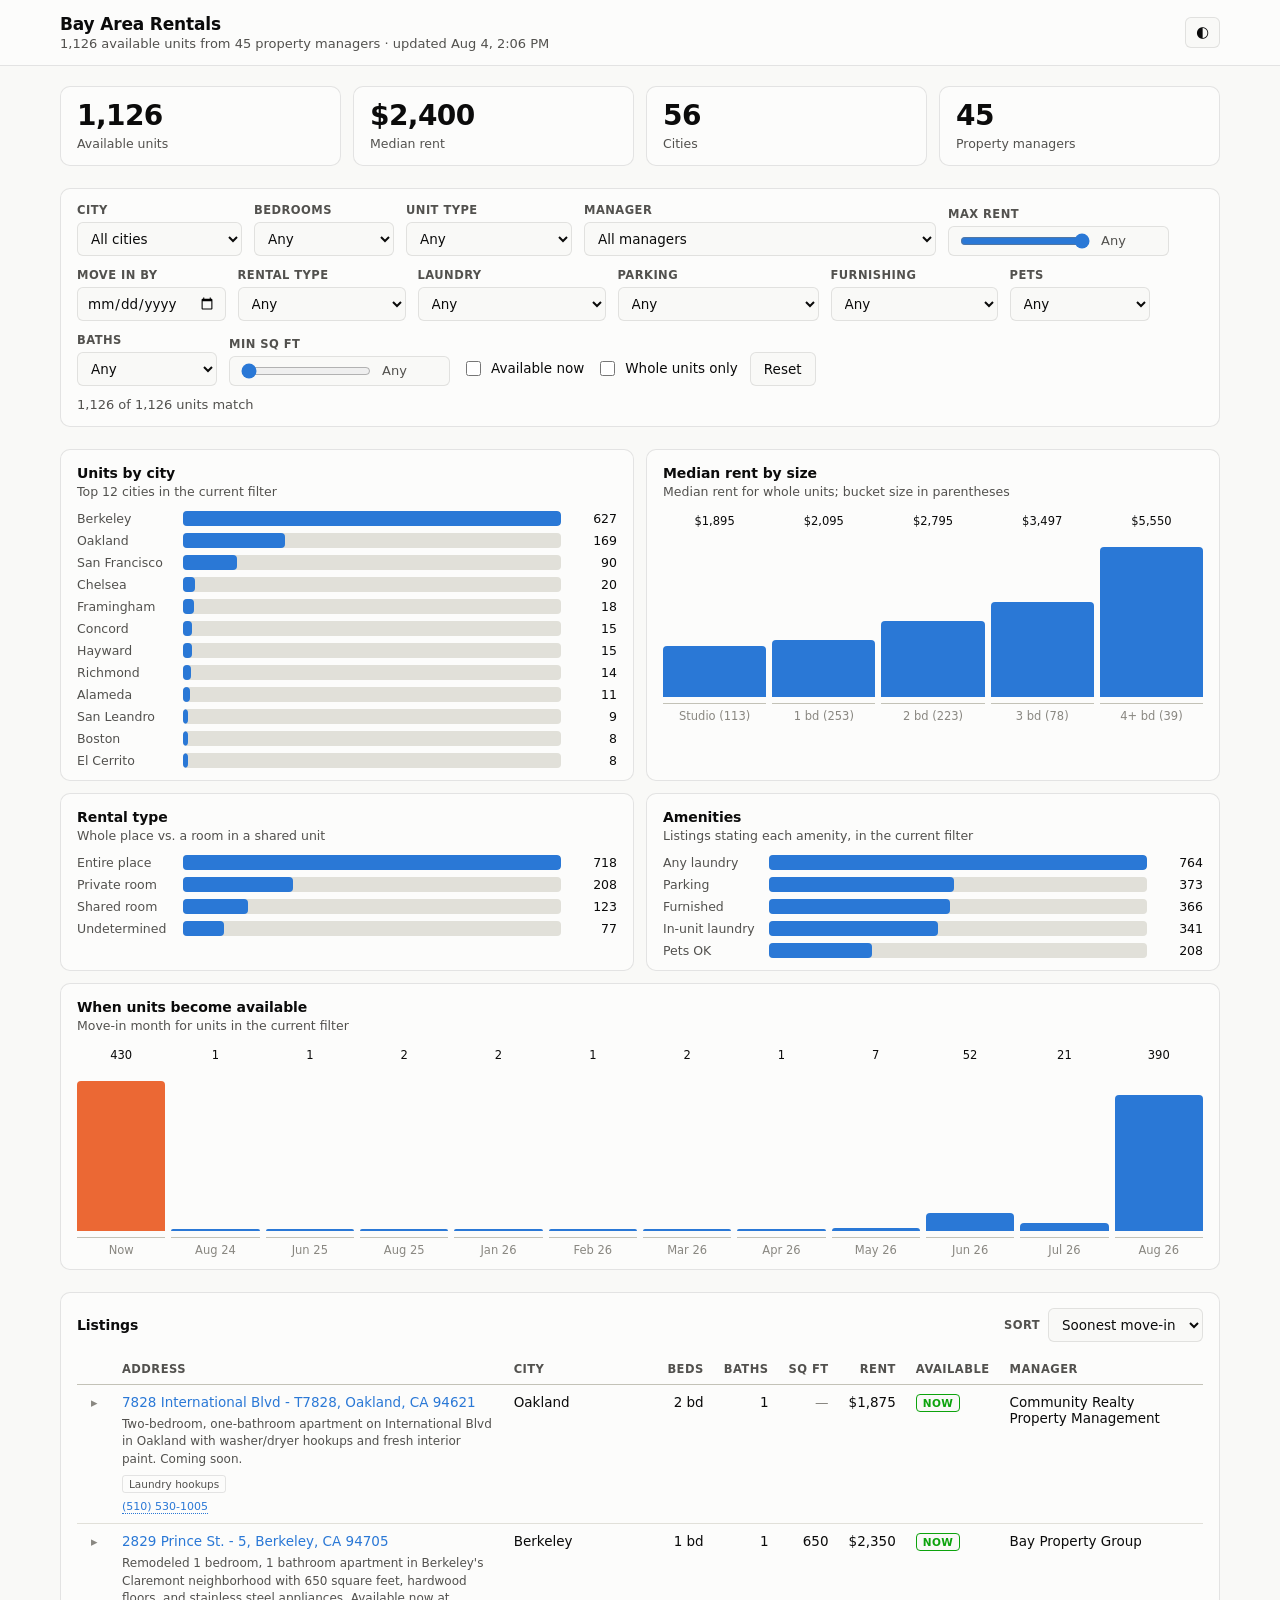
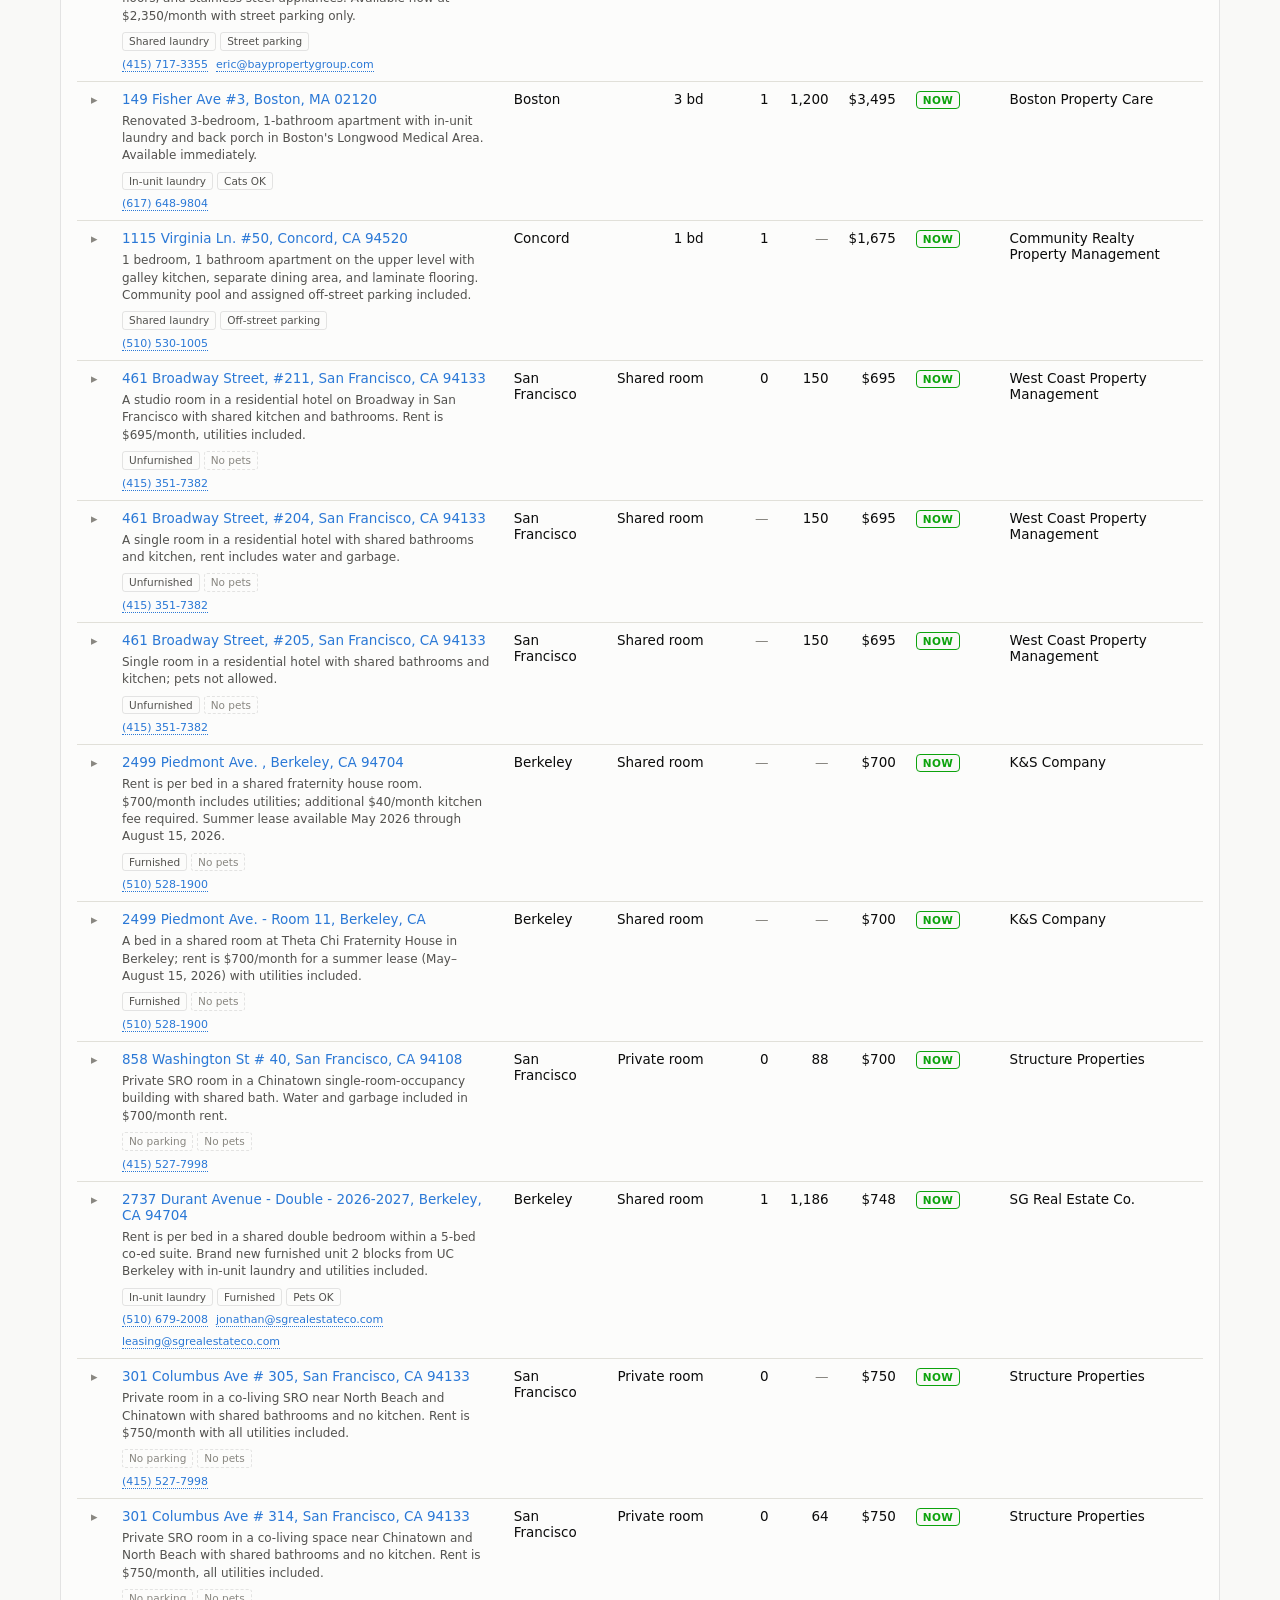
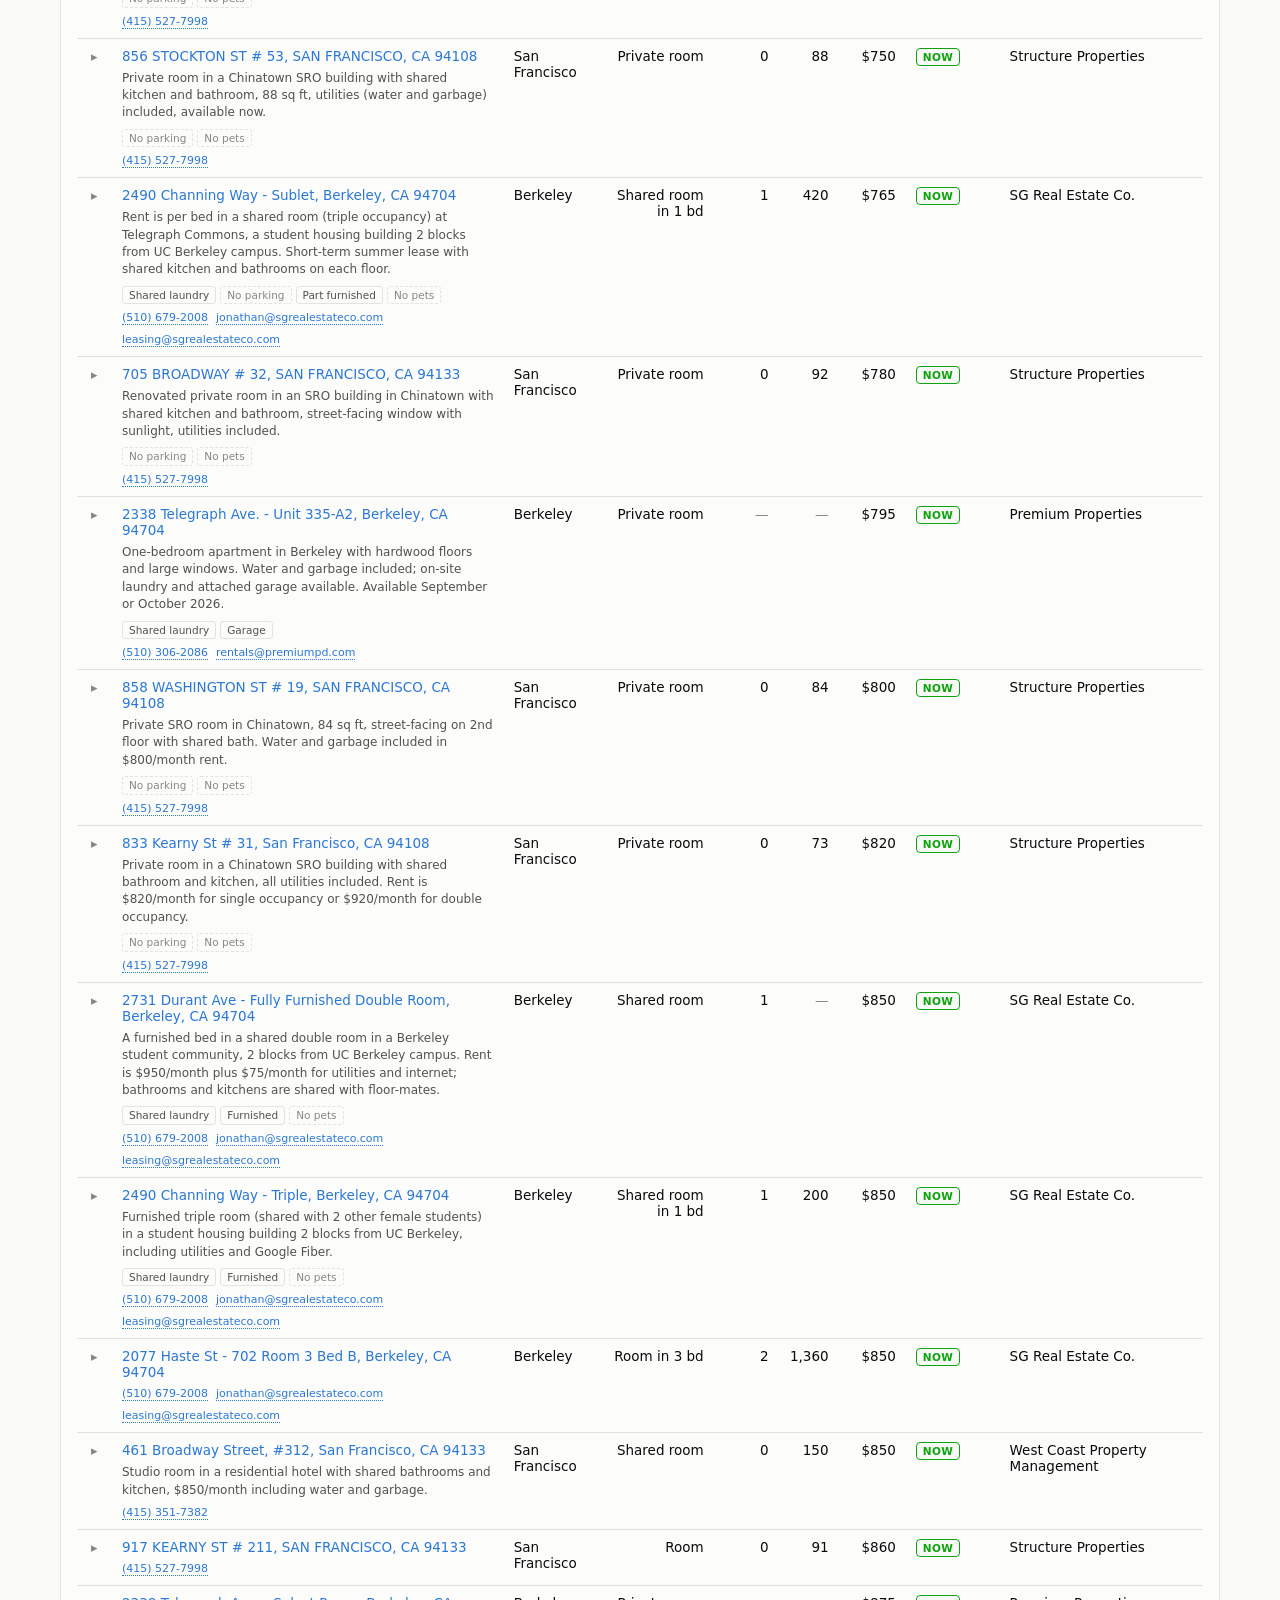
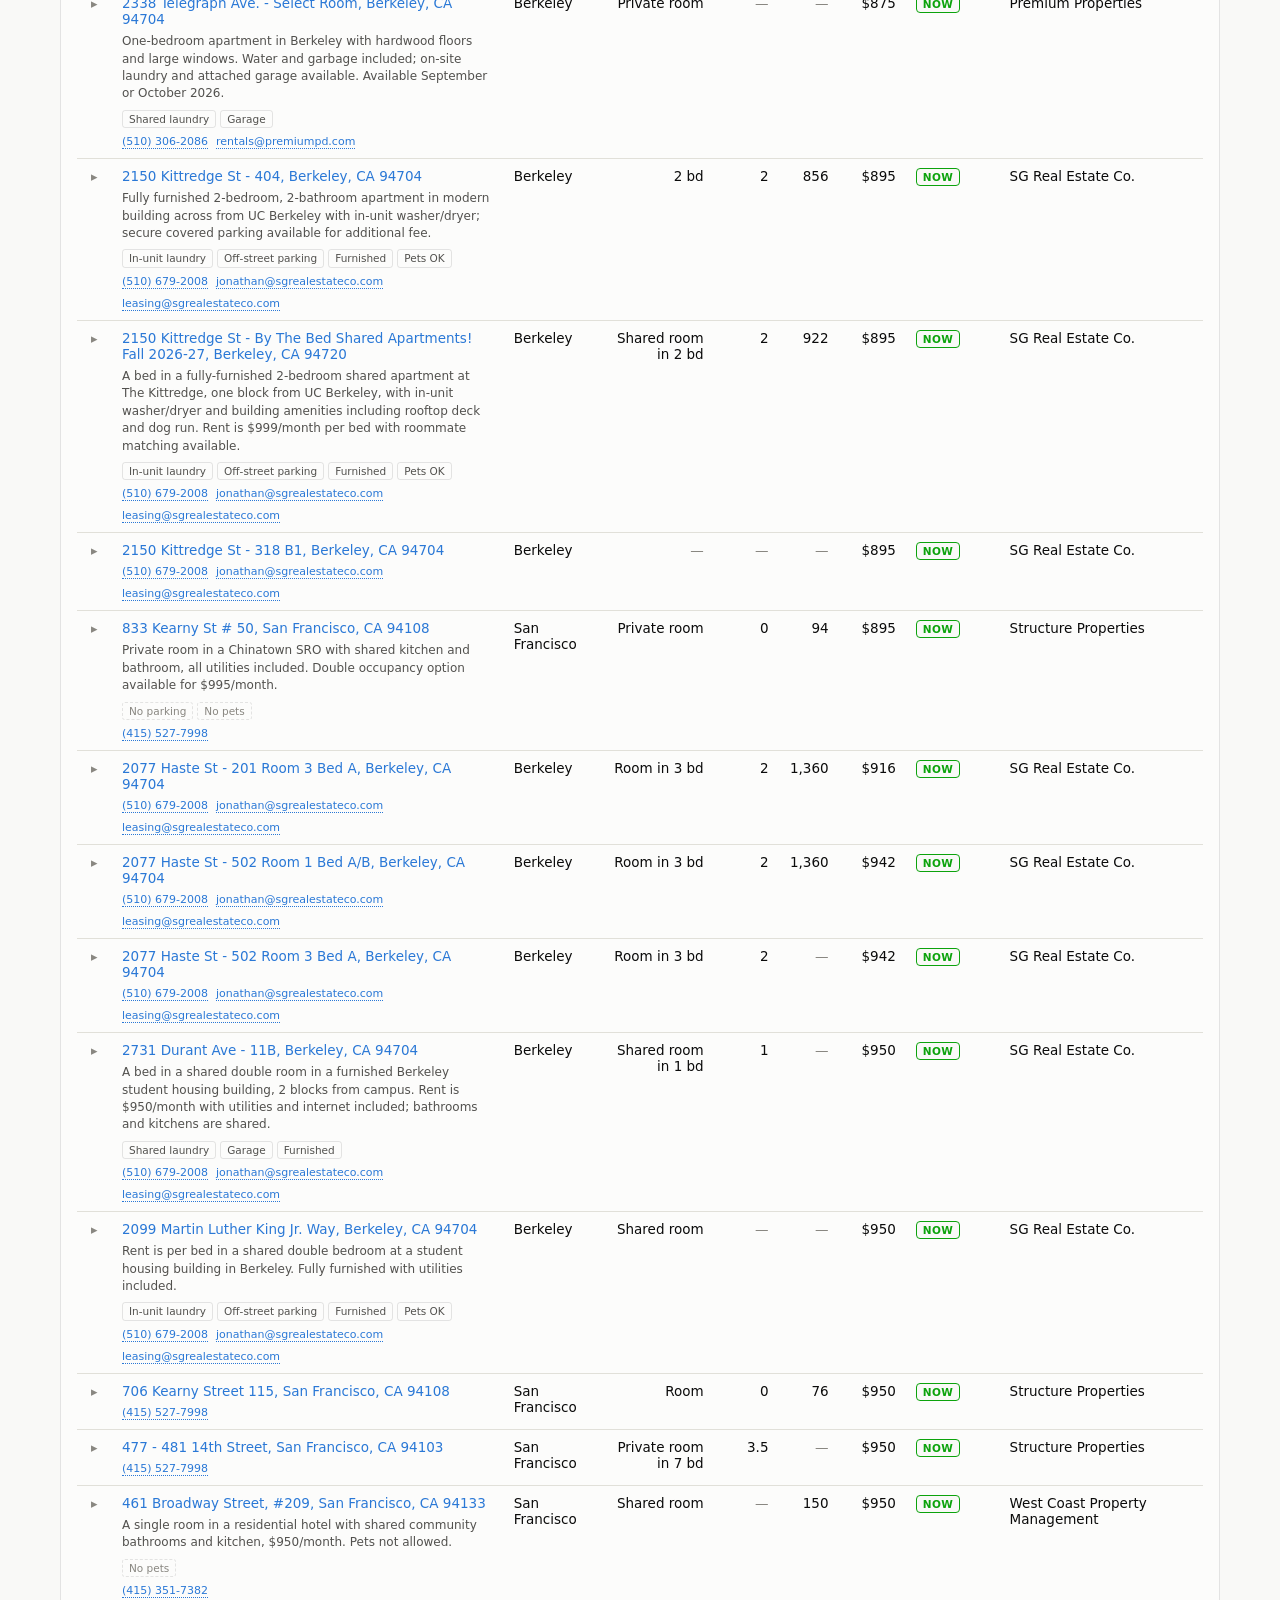
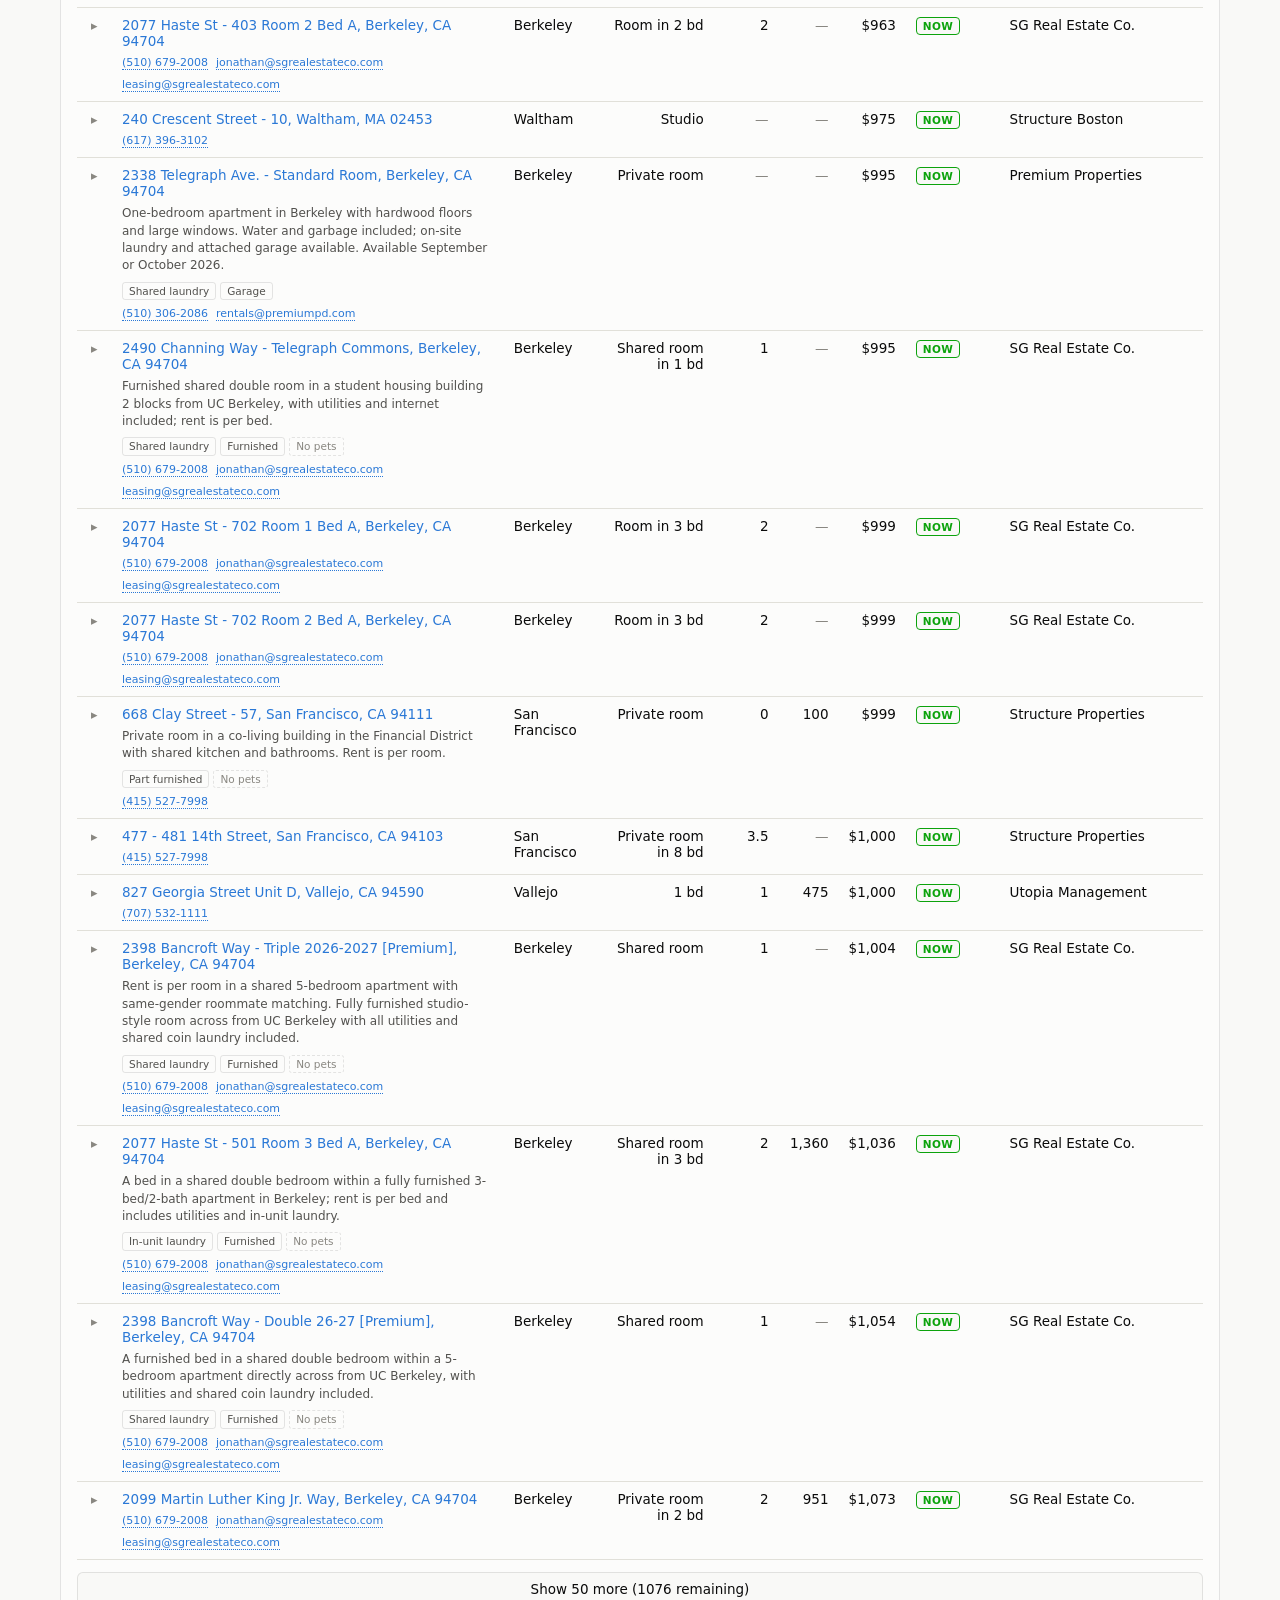
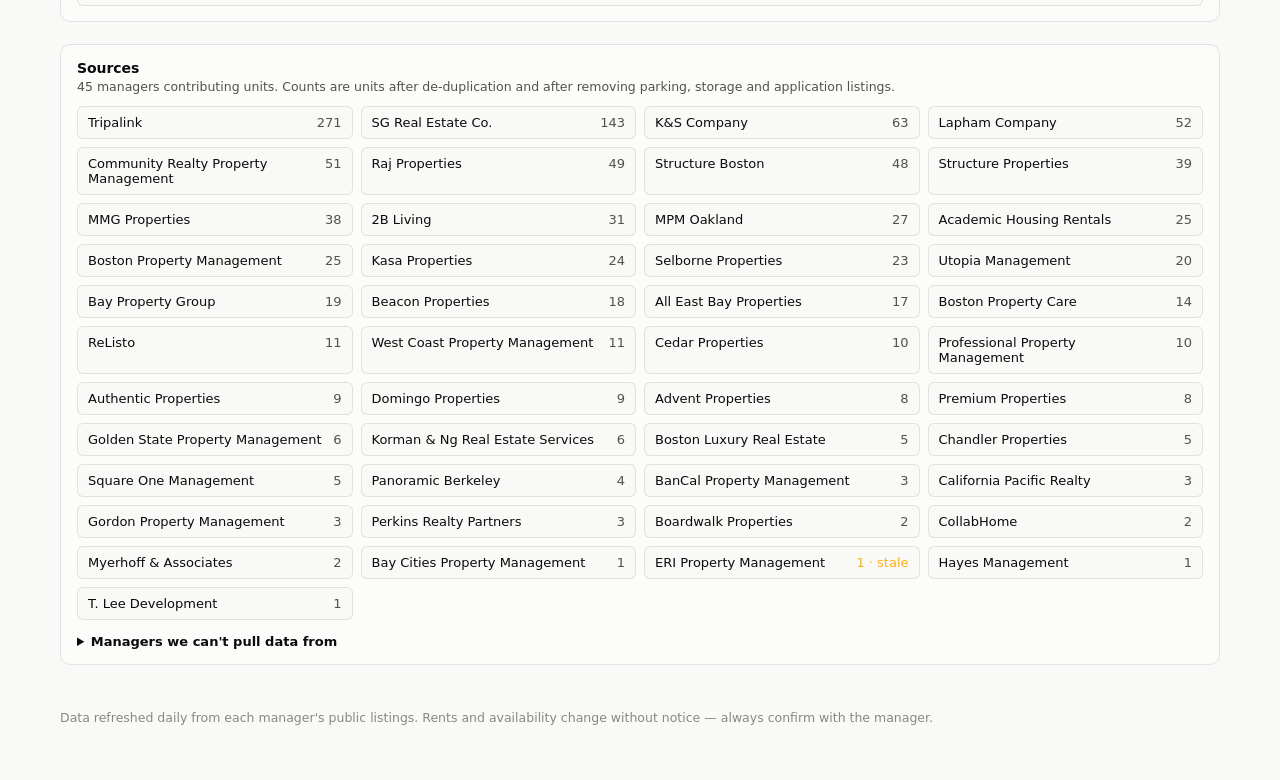
<file: index.html>
<!DOCTYPE html>
<html lang="en">
<head>
  <meta charset="UTF-8" />
  <meta http-equiv="refresh" content="0;url=web/" />
  <title>Bay Area Rentals — redirecting…</title>
</head>
<body>
  <a href="web/">Bay Area Rentals — available units</a>
</body>
</html>
</file>
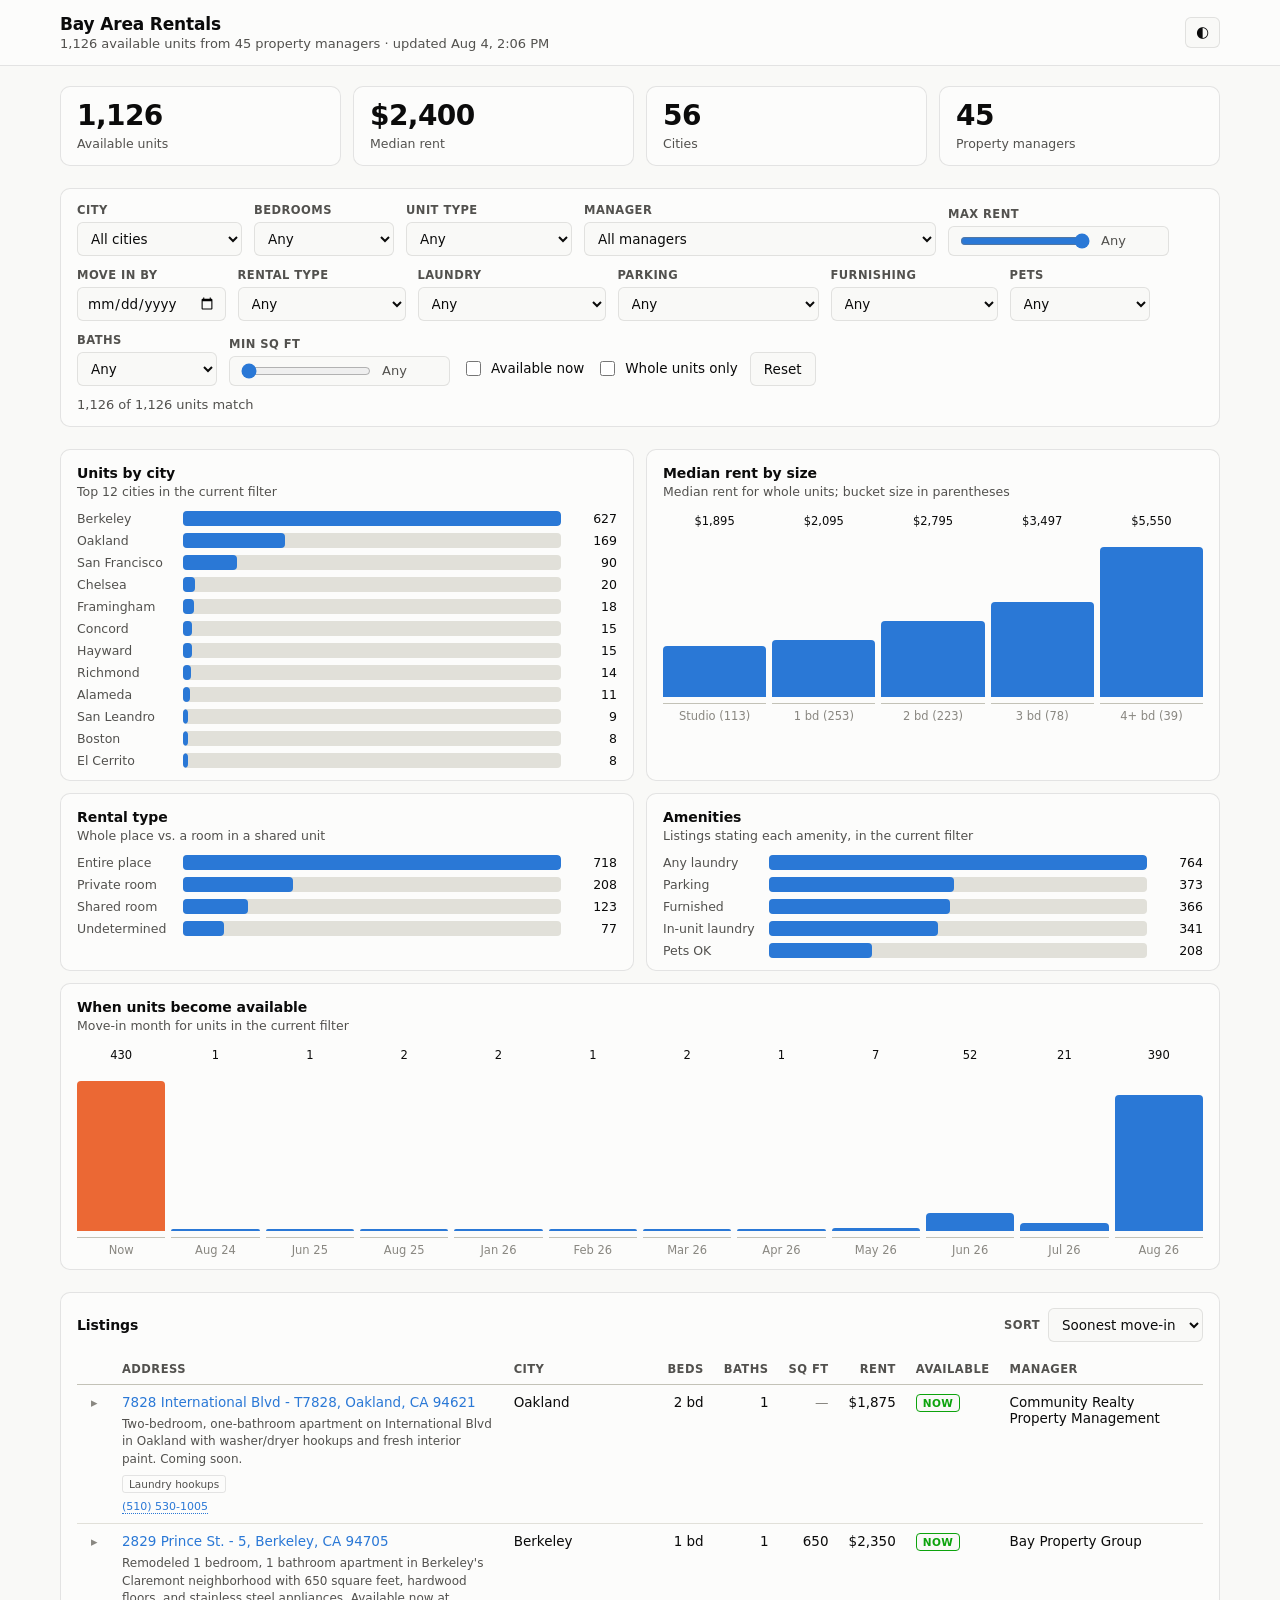
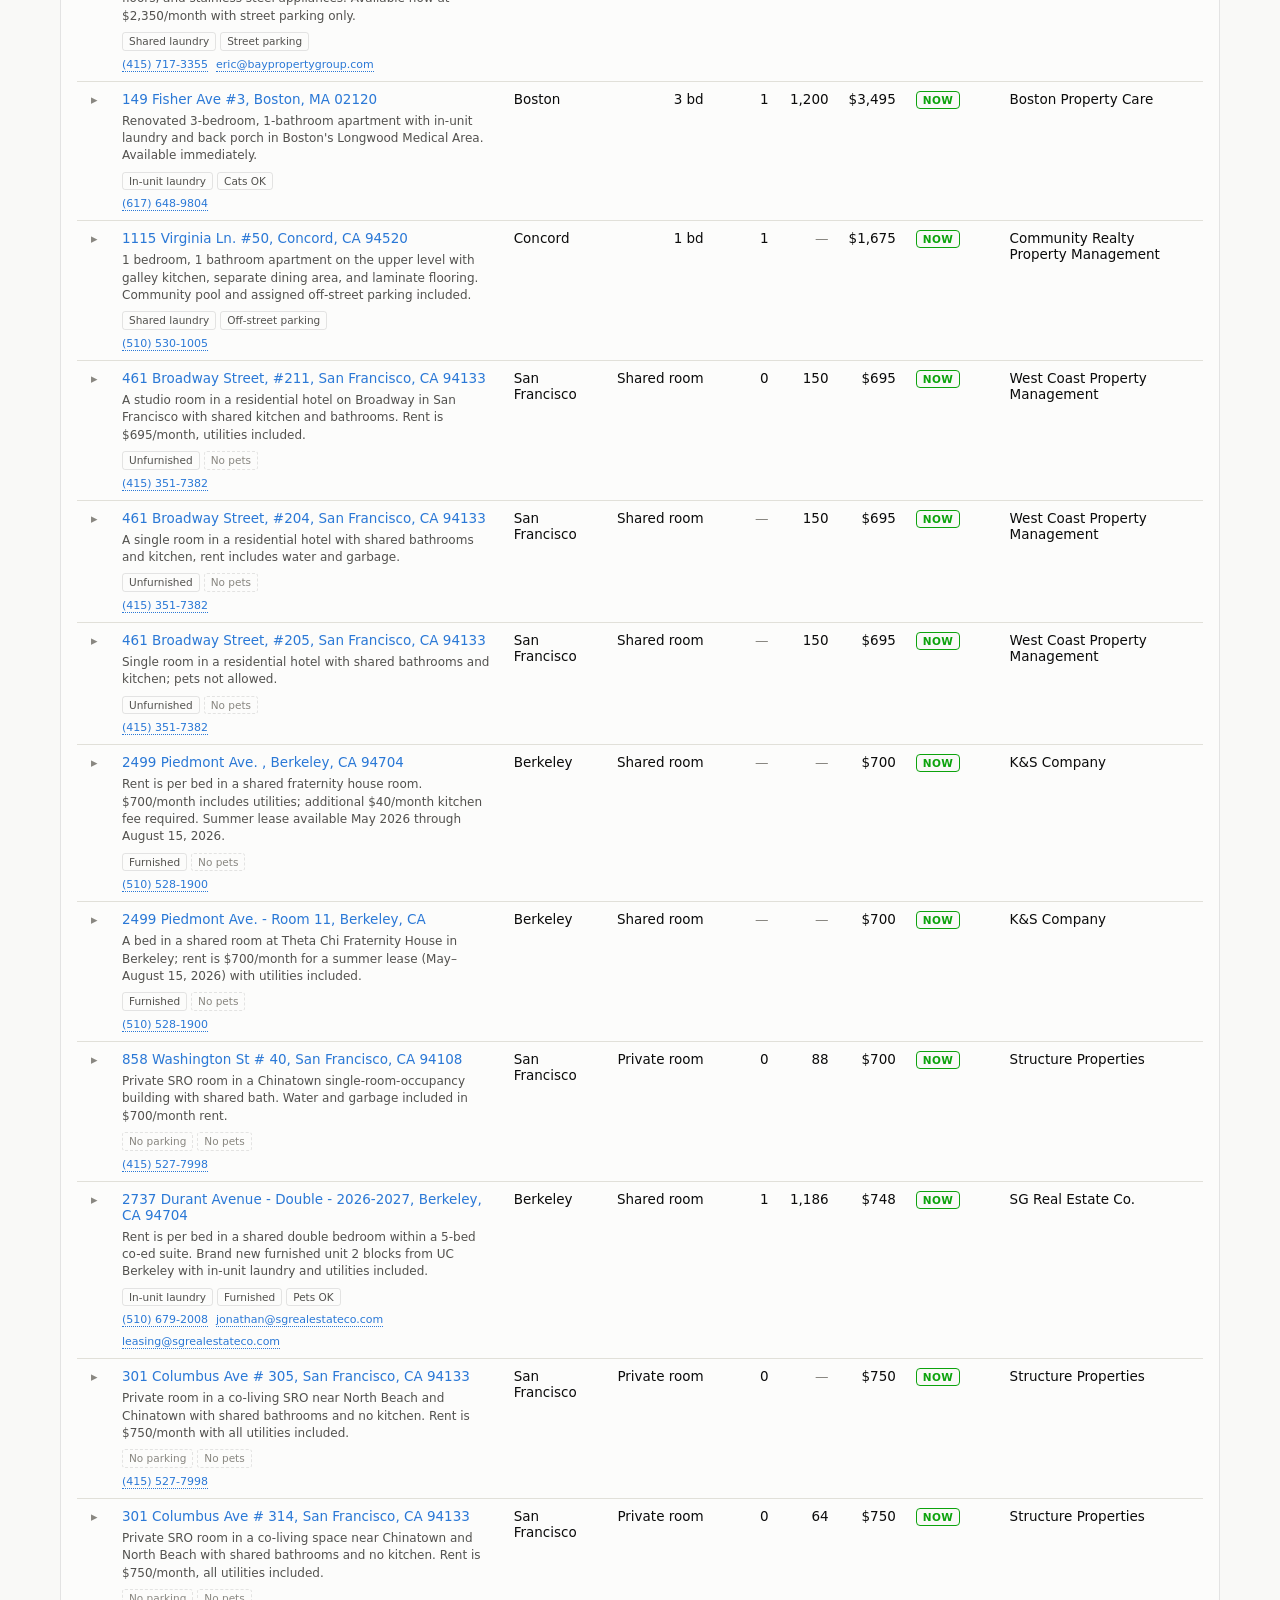
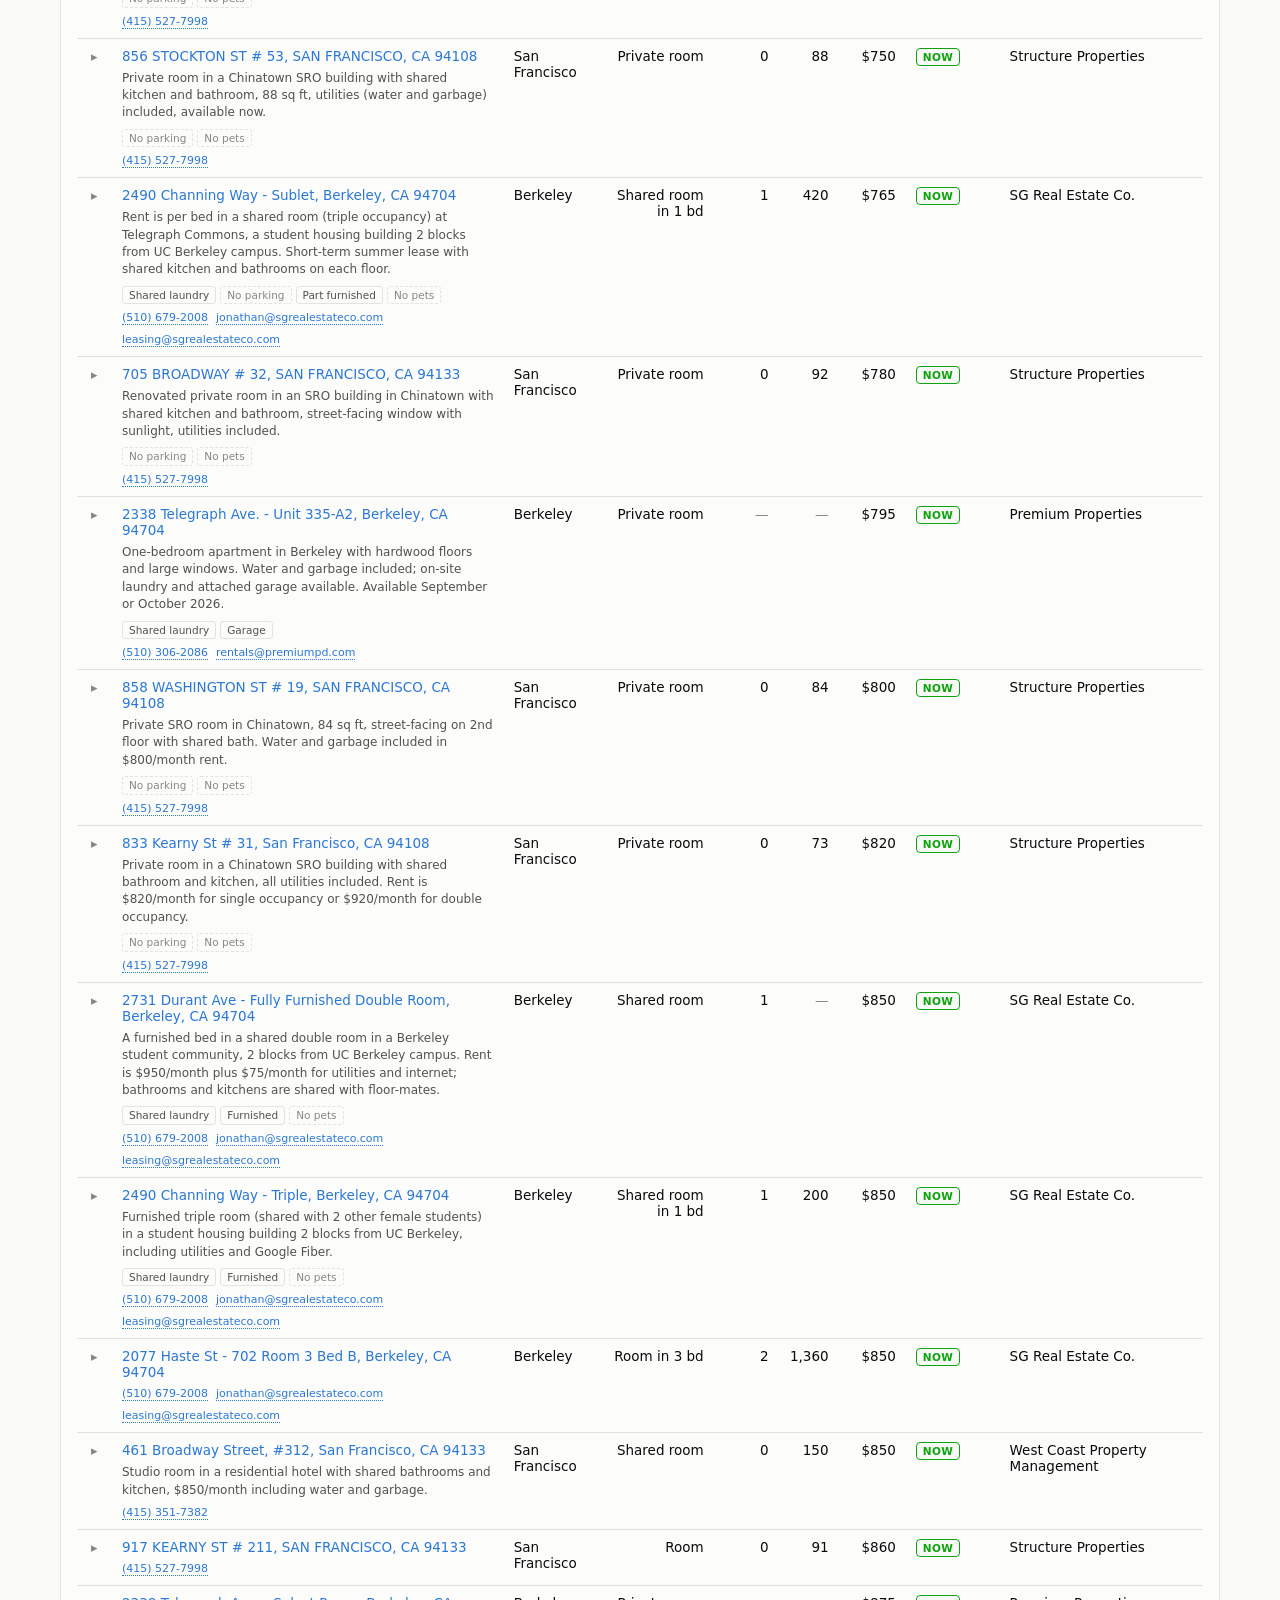
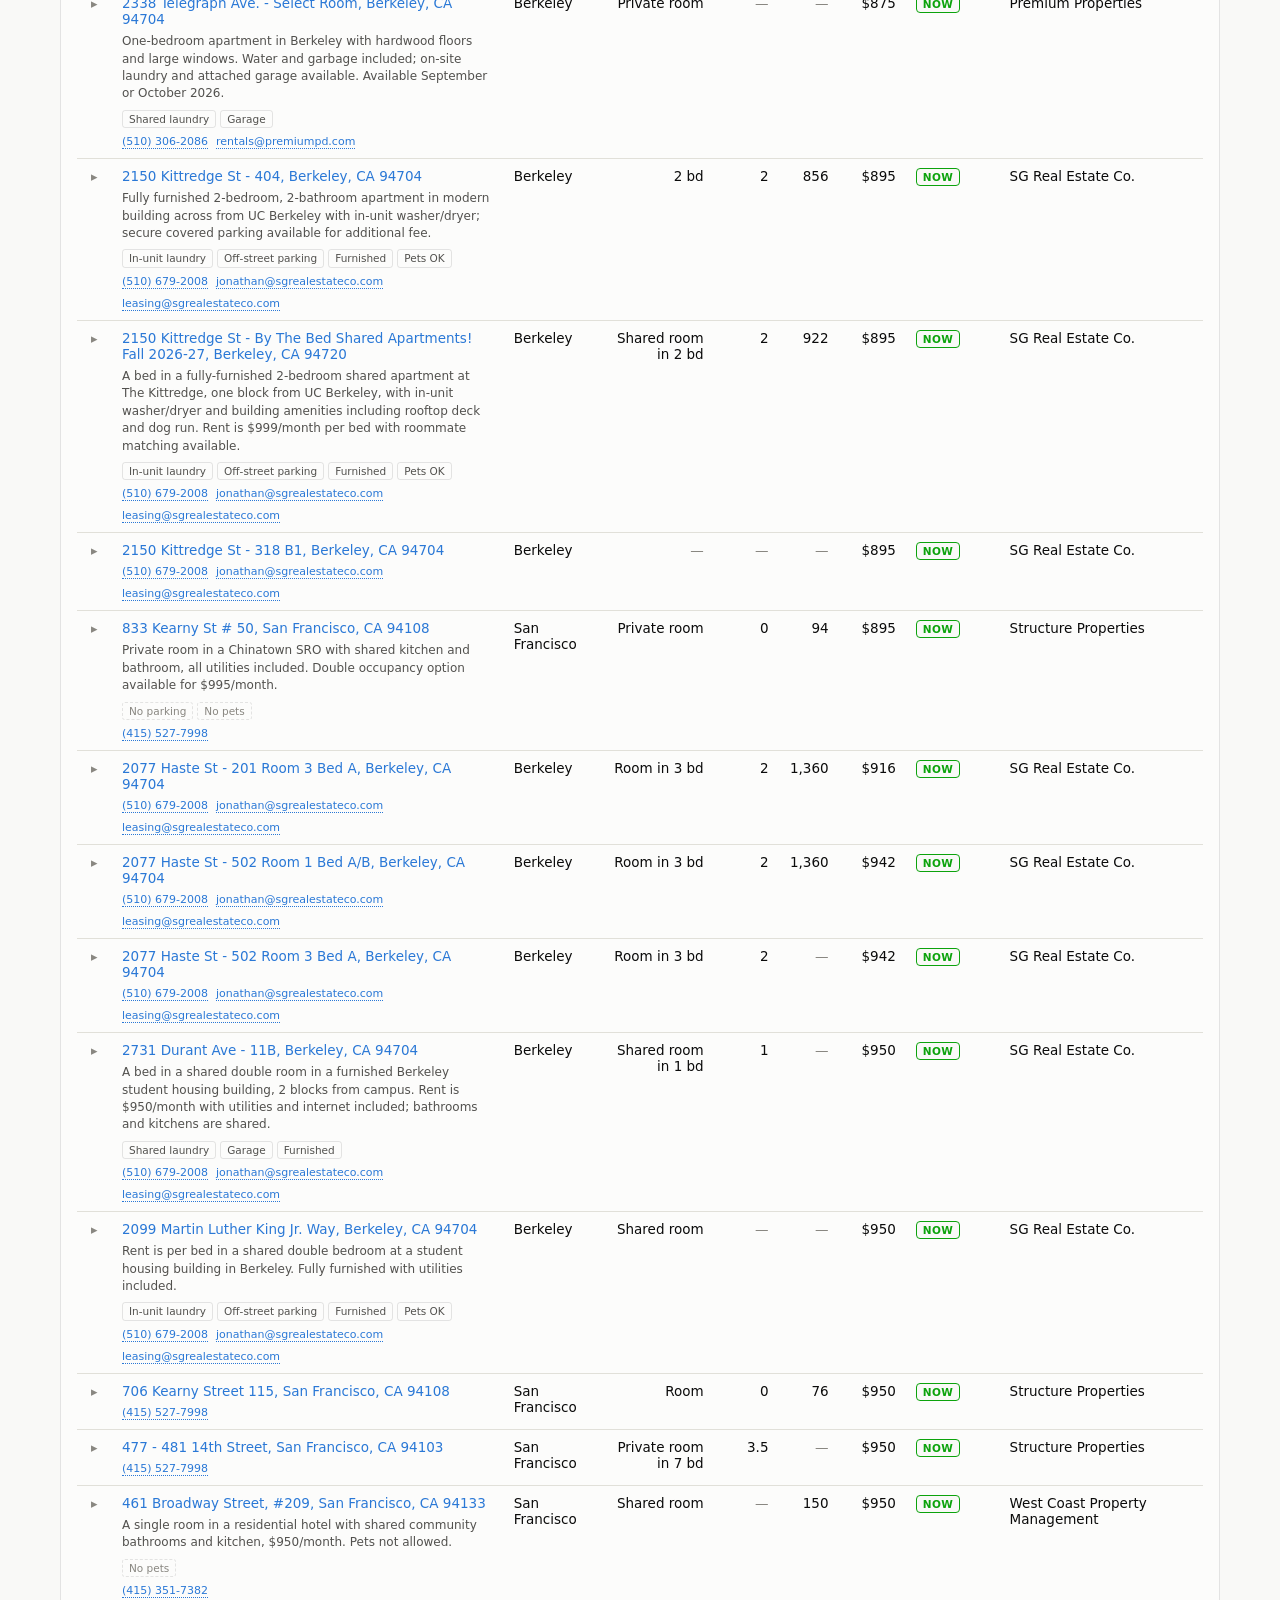
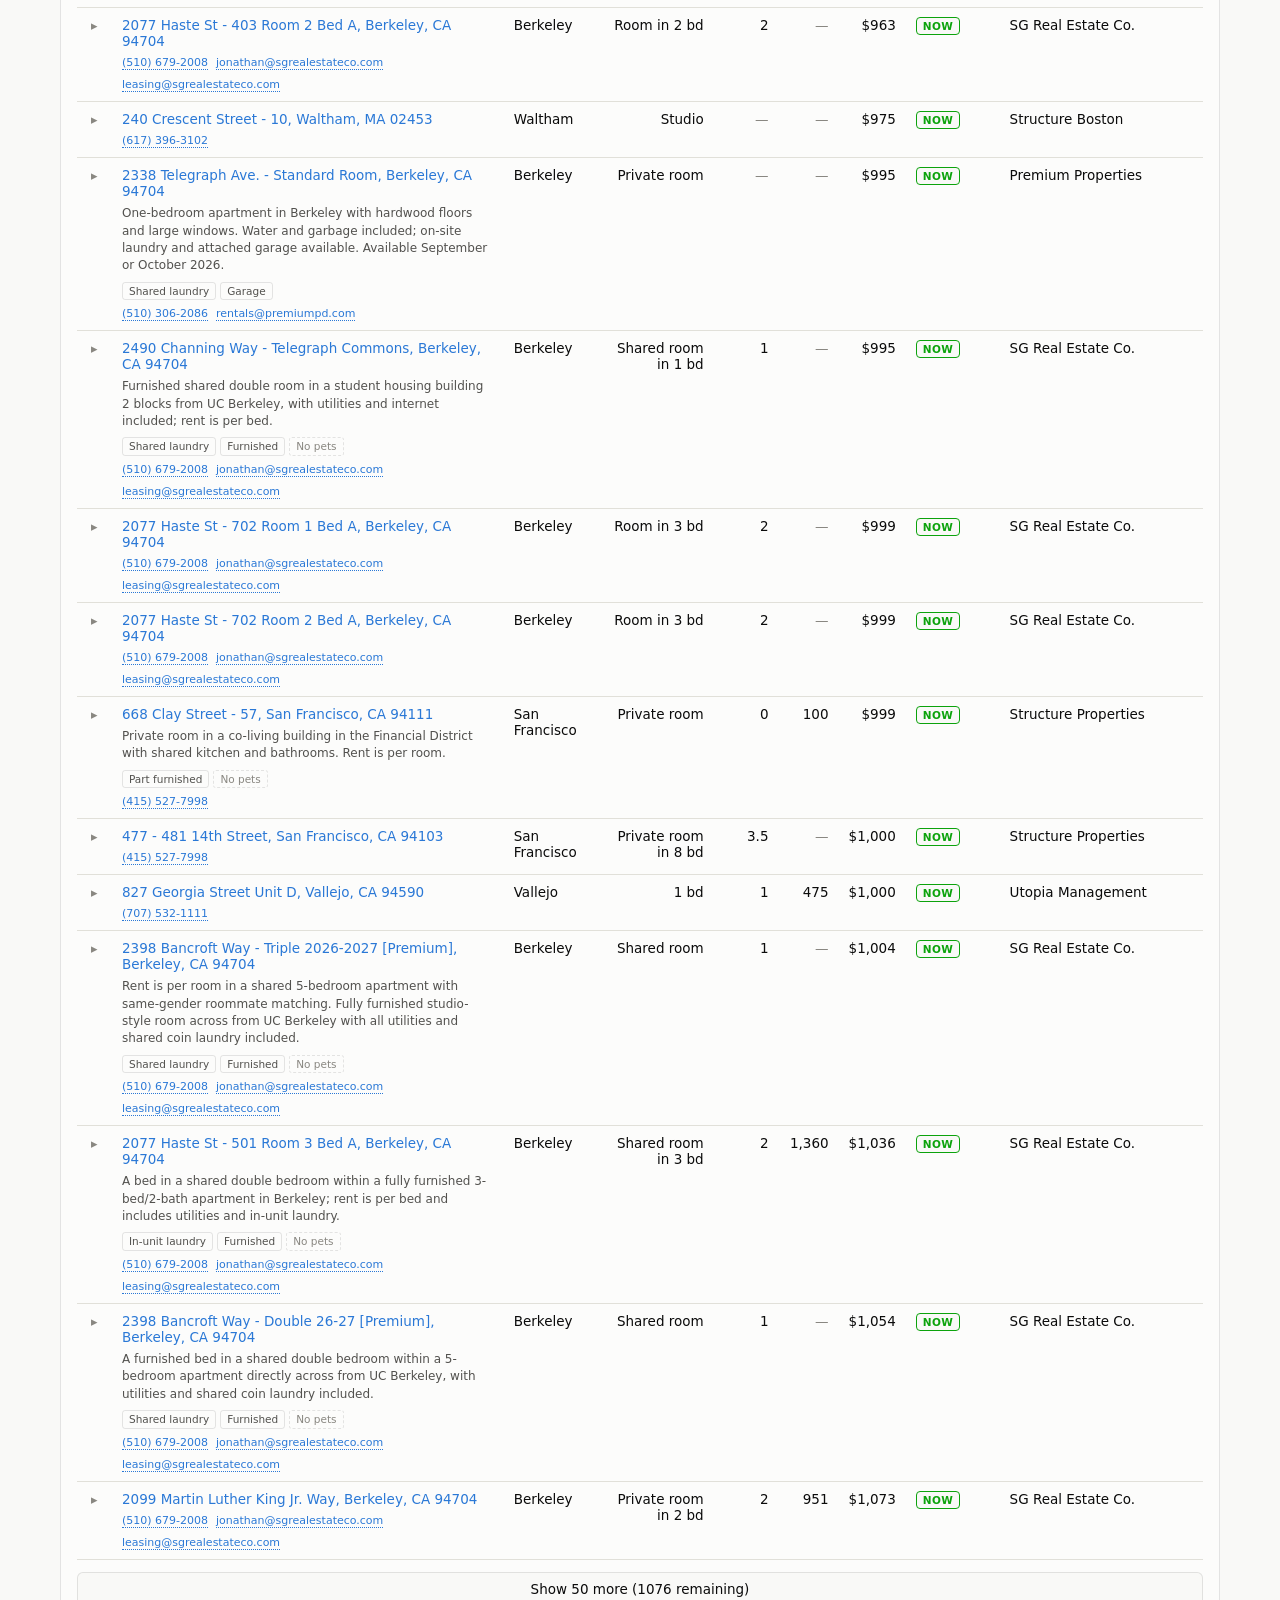
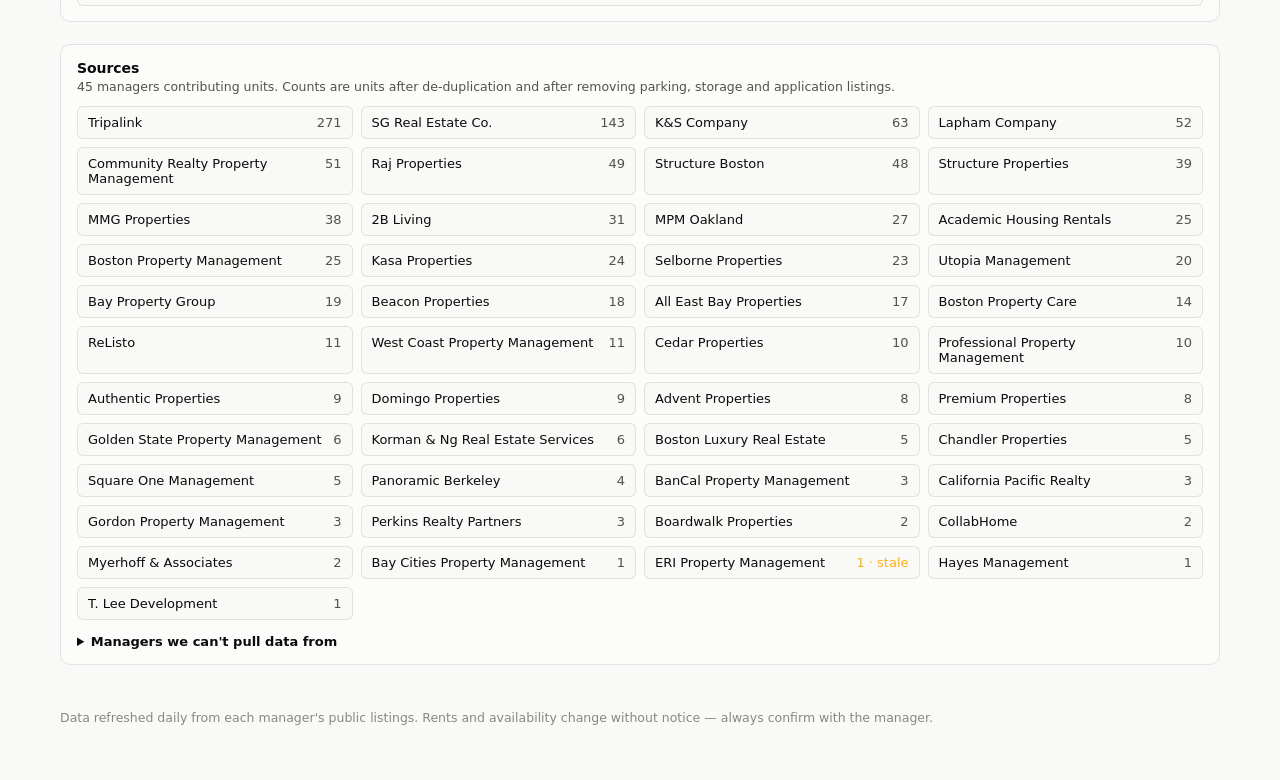
<file: web/index.html>
<!DOCTYPE html>
<html lang="en">
<head>
  <meta charset="UTF-8" />
  <meta name="viewport" content="width=device-width, initial-scale=1" />
  <title>Bay Area Rentals — Available Units</title>
  <meta name="description" content="Available rental units aggregated daily from Bay Area property managers." />
  <link rel="stylesheet" href="style.css" />
</head>
<body>
  <div class="viz-root">

    <header class="topbar">
      <div class="topbar__inner">
        <div class="topbar__title">
          <h1>Bay Area Rentals</h1>
          <p class="topbar__sub" id="subtitle">Loading available units…</p>
        </div>
        <div class="topbar__actions">
          <button id="theme-toggle" class="btn btn--icon" type="button"
                  aria-label="Toggle dark mode" title="Toggle dark mode">◐</button>
        </div>
      </div>
    </header>

    <main class="page" id="page" hidden>

      <!-- ── Headline figures ─────────────────────────────────────────── -->
      <section class="stats" aria-label="Summary">
        <div class="stat">
          <div class="stat__value" id="stat-units">—</div>
          <div class="stat__label">Available units</div>
        </div>
        <div class="stat">
          <div class="stat__value" id="stat-median">—</div>
          <div class="stat__label">Median rent</div>
        </div>
        <div class="stat">
          <div class="stat__value" id="stat-cities">—</div>
          <div class="stat__label">Cities</div>
        </div>
        <div class="stat">
          <div class="stat__value" id="stat-sources">—</div>
          <div class="stat__label">Property managers</div>
        </div>
      </section>

      <!-- ── Filters ──────────────────────────────────────────────────── -->
      <section class="filters" aria-label="Filters">
        <div class="filters__row">
          <label class="field">
            <span class="field__label">City</span>
            <select id="f-city" class="field__control"><option value="">All cities</option></select>
          </label>

          <label class="field">
            <span class="field__label">Bedrooms</span>
            <select id="f-beds" class="field__control"><option value="">Any</option></select>
          </label>

          <label class="field">
            <span class="field__label">Unit type</span>
            <select id="f-unittype" class="field__control"><option value="">Any</option></select>
          </label>

          <label class="field">
            <span class="field__label">Manager</span>
            <select id="f-manager" class="field__control"><option value="">All managers</option></select>
          </label>

          <label class="field">
            <span class="field__label">Max rent</span>
            <div class="field__control field__control--range">
              <input type="range" id="f-rent" min="0" max="10000" step="50" />
              <output id="f-rent-out" class="field__out">Any</output>
            </div>
          </label>

          <label class="field">
            <span class="field__label">Move in by</span>
            <input type="date" id="f-date" class="field__control" />
          </label>

          <label class="field">
            <span class="field__label">Rental type</span>
            <select id="f-roomtype" class="field__control"><option value="">Any</option></select>
          </label>

          <label class="field">
            <span class="field__label">Laundry</span>
            <select id="f-laundry" class="field__control"><option value="">Any</option></select>
          </label>

          <label class="field">
            <span class="field__label">Parking</span>
            <select id="f-parking" class="field__control"><option value="">Any</option></select>
          </label>

          <label class="field">
            <span class="field__label">Furnishing</span>
            <select id="f-furnished" class="field__control"><option value="">Any</option></select>
          </label>

          <label class="field">
            <span class="field__label">Pets</span>
            <select id="f-pets" class="field__control"><option value="">Any</option></select>
          </label>

          <label class="field">
            <span class="field__label">Baths</span>
            <select id="f-baths" class="field__control">
              <option value="">Any</option>
              <option value="1">1+</option>
              <option value="1.5">1.5+</option>
              <option value="2">2+</option>
              <option value="3">3+</option>
            </select>
          </label>

          <label class="field">
            <span class="field__label">Min sq ft</span>
            <div class="field__control field__control--range">
              <input type="range" id="f-sqft" min="0" max="2000" step="50" value="0" />
              <output id="f-sqft-out" class="field__out">Any</output>
            </div>
          </label>

          <label class="field field--check">
            <input type="checkbox" id="f-now" />
            <span>Available now</span>
          </label>

          <label class="field field--check">
            <input type="checkbox" id="f-whole" />
            <span>Whole units only</span>
          </label>

          <button id="f-reset" class="btn" type="button">Reset</button>
        </div>
        <p class="filters__count" id="result-count" role="status" aria-live="polite"></p>
      </section>

      <!-- ── Charts ───────────────────────────────────────────────────── -->
      <section class="charts" aria-label="Charts">
        <figure class="card">
          <figcaption class="card__head">
            <h2 class="card__title">Units by city</h2>
            <p class="card__sub">Top 12 cities in the current filter</p>
          </figcaption>
          <div class="chart" id="chart-city"></div>
        </figure>

        <figure class="card">
          <figcaption class="card__head">
            <h2 class="card__title">Median rent by size</h2>
            <p class="card__sub">Median rent for whole units; bucket size in parentheses</p>
          </figcaption>
          <div class="chart" id="chart-rent"></div>
        </figure>

        <figure class="card">
          <figcaption class="card__head">
            <h2 class="card__title">Rental type</h2>
            <p class="card__sub">Whole place vs. a room in a shared unit</p>
          </figcaption>
          <div class="chart" id="chart-roomtype"></div>
        </figure>

        <figure class="card">
          <figcaption class="card__head">
            <h2 class="card__title">Amenities</h2>
            <p class="card__sub">Listings stating each amenity, in the current filter</p>
          </figcaption>
          <div class="chart" id="chart-amenities"></div>
        </figure>

        <figure class="card card--wide">
          <figcaption class="card__head">
            <h2 class="card__title">When units become available</h2>
            <p class="card__sub">Move-in month for units in the current filter</p>
          </figcaption>
          <div class="chart" id="chart-timeline"></div>
        </figure>
      </section>

      <!-- ── Listings ─────────────────────────────────────────────────── -->
      <section class="listings" aria-label="Listings">
        <div class="listings__head">
          <h2 class="card__title">Listings</h2>
          <label class="field field--inline">
            <span class="field__label">Sort</span>
            <select id="f-sort" class="field__control">
              <option value="soonest">Soonest move-in</option>
              <option value="rent-asc">Rent: low to high</option>
              <option value="rent-desc">Rent: high to low</option>
              <option value="beds-desc">Most bedrooms</option>
              <option value="city">City</option>
            </select>
          </label>
        </div>

        <div class="table-wrap">
          <table class="table" id="unit-table">
            <thead>
              <tr>
                <th scope="col" class="col-toggle"><span class="sr-only">Expand</span></th>
                <th scope="col">Address</th>
                <th scope="col">City</th>
                <th scope="col" class="num">Beds</th>
                <th scope="col" class="num">Baths</th>
                <th scope="col" class="num">Sq ft</th>
                <th scope="col" class="num">Rent</th>
                <th scope="col">Available</th>
                <th scope="col">Manager</th>
              </tr>
            </thead>
            <tbody id="unit-tbody"></tbody>
          </table>
        </div>
        <button id="show-more" class="btn btn--wide" type="button" hidden>Show more</button>
      </section>

      <!-- ── Provenance ───────────────────────────────────────────────── -->
      <section class="sources" aria-label="Sources">
        <h2 class="card__title">Sources</h2>
        <p class="card__sub" id="sources-sub"></p>
        <div class="sources__grid" id="sources-grid"></div>
        <details class="notes" id="gaps">
          <summary>Managers we can't pull data from</summary>
          <div id="gaps-body"></div>
        </details>
      </section>

    </main>

    <div class="loading" id="loading">Loading data…</div>
    <div class="error" id="error" hidden></div>

    <footer class="foot">
      <p>Data refreshed daily from each manager's public listings. Rents and
         availability change without notice — always confirm with the manager.</p>
    </footer>

  </div>
  <script src="app.js"></script>
</body>
</html>
</file>
<file: web/style.css>
/* Bay Area Rentals dashboard.
   Colors follow the validated data-viz palette: a single categorical blue for
   the primary series and orange as the secondary, both checked against the
   light and dark chart surfaces (all six checks pass in both modes). Text
   always wears an ink token -- never a series color. */

.viz-root {
  color-scheme: light;

  /* surfaces & ink */
  --surface-1: #fcfcfb;
  --plane: #f9f9f7;
  --text-primary: #0b0b0b;
  --text-secondary: #52514e;
  --text-muted: #898781;
  --gridline: #e1e0d9;
  --baseline: #c3c2b7;
  --border: rgba(11, 11, 11, 0.10);

  /* series */
  --series-1: #2a78d6;
  --series-2: #eb6834;
  --series-1-soft: #cde2fb;

  /* status */
  --good: #0ca30c;
  --warning: #fab219;
  --critical: #d03b3b;

  --radius: 10px;
  --radius-sm: 6px;
  --gap: 16px;

  font-family: system-ui, -apple-system, "Segoe UI", sans-serif;
  color: var(--text-primary);
  background: var(--plane);
}

@media (prefers-color-scheme: dark) {
  :root:where(:not([data-theme="light"])) .viz-root {
    color-scheme: dark;
    --surface-1: #1a1a19;
    --plane: #0d0d0d;
    --text-primary: #ffffff;
    --text-secondary: #c3c2b7;
    --text-muted: #898781;
    --gridline: #2c2c2a;
    --baseline: #383835;
    --border: rgba(255, 255, 255, 0.10);
    --series-1: #3987e5;
    --series-2: #d95926;
    --series-1-soft: #184f95;
  }
}

:root[data-theme="dark"] .viz-root {
  color-scheme: dark;
  --surface-1: #1a1a19;
  --plane: #0d0d0d;
  --text-primary: #ffffff;
  --text-secondary: #c3c2b7;
  --text-muted: #898781;
  --gridline: #2c2c2a;
  --baseline: #383835;
  --border: rgba(255, 255, 255, 0.10);
  --series-1: #3987e5;
  --series-2: #d95926;
  --series-1-soft: #184f95;
}

* { box-sizing: border-box; }

body {
  margin: 0;
  background: var(--plane);
}

.viz-root {
  min-height: 100vh;
  padding-bottom: 40px;
}

/* ── top bar ──────────────────────────────────────────────────────────── */

.topbar {
  border-bottom: 1px solid var(--border);
  background: var(--surface-1);
  position: sticky;
  top: 0;
  z-index: 20;
}

.topbar__inner {
  max-width: 1200px;
  margin: 0 auto;
  padding: 14px 20px;
  display: flex;
  align-items: center;
  justify-content: space-between;
  gap: var(--gap);
}

.topbar h1 {
  margin: 0;
  font-size: 17px;
  font-weight: 650;
  letter-spacing: -0.01em;
}

.topbar__sub {
  margin: 2px 0 0;
  font-size: 13px;
  color: var(--text-secondary);
}

.page {
  max-width: 1200px;
  margin: 0 auto;
  padding: 20px;
  display: flex;
  flex-direction: column;
  gap: 22px;
}

/* ── stat tiles ───────────────────────────────────────────────────────── */

.stats {
  display: grid;
  grid-template-columns: repeat(auto-fit, minmax(150px, 1fr));
  gap: 12px;
}

.stat {
  background: var(--surface-1);
  border: 1px solid var(--border);
  border-radius: var(--radius);
  padding: 14px 16px;
}

.stat__value {
  font-size: 28px;
  font-weight: 650;
  letter-spacing: -0.02em;
  line-height: 1.1;
}

.stat__label {
  margin-top: 4px;
  font-size: 12.5px;
  color: var(--text-secondary);
}

/* ── filters ──────────────────────────────────────────────────────────── */

.filters {
  background: var(--surface-1);
  border: 1px solid var(--border);
  border-radius: var(--radius);
  padding: 14px 16px;
}

.filters__row {
  display: flex;
  flex-wrap: wrap;
  align-items: flex-end;
  gap: 12px;
}

.field {
  display: flex;
  flex-direction: column;
  gap: 5px;
  min-width: 0;
}

.field--inline { flex-direction: row; align-items: center; gap: 8px; }

.field__label {
  font-size: 11.5px;
  font-weight: 550;
  color: var(--text-secondary);
  text-transform: uppercase;
  letter-spacing: 0.04em;
}

.field__control {
  font: inherit;
  font-size: 13.5px;
  color: var(--text-primary);
  background: var(--plane);
  border: 1px solid var(--border);
  border-radius: var(--radius-sm);
  padding: 7px 9px;
  min-width: 140px;
}

.field__control:focus-visible {
  outline: 2px solid var(--series-1);
  outline-offset: 1px;
}

.field__control--range {
  display: flex;
  align-items: center;
  gap: 9px;
  padding: 4px 9px;
}

.field__control--range input[type="range"] {
  width: 130px;
  accent-color: var(--series-1);
}

.field__out {
  font-size: 13px;
  font-variant-numeric: tabular-nums;
  color: var(--text-secondary);
  min-width: 58px;
}

.field--check {
  flex-direction: row;
  align-items: center;
  gap: 7px;
  font-size: 13.5px;
  padding-bottom: 7px;
}

.field--check input { accent-color: var(--series-1); width: 15px; height: 15px; }

.filters__count {
  margin: 11px 0 0;
  font-size: 13px;
  color: var(--text-secondary);
}

.btn {
  font: inherit;
  font-size: 13.5px;
  color: var(--text-primary);
  background: var(--plane);
  border: 1px solid var(--border);
  border-radius: var(--radius-sm);
  padding: 8px 13px;
  cursor: pointer;
}

.btn:hover { background: var(--gridline); }
.btn:focus-visible { outline: 2px solid var(--series-1); outline-offset: 1px; }
.btn--icon { padding: 7px 10px; font-size: 15px; line-height: 1; }
.btn--wide { width: 100%; margin-top: 12px; }

/* ── charts ───────────────────────────────────────────────────────────── */

/* Two equal columns, not auto-fit: auto-fit would open a third track on a
   wide viewport and leave the two charts hugging the left with a dead gap. */
.charts {
  display: grid;
  grid-template-columns: 1fr 1fr;
  gap: 12px;
}

@media (max-width: 720px) {
  .charts { grid-template-columns: 1fr; }
}

.card {
  margin: 0;
  background: var(--surface-1);
  border: 1px solid var(--border);
  border-radius: var(--radius);
  padding: 15px 16px 12px;
  min-width: 0;
}

.card--wide { grid-column: 1 / -1; }

.card__head { margin-bottom: 12px; }

.card__title {
  margin: 0;
  font-size: 14px;
  font-weight: 620;
  letter-spacing: -0.005em;
}

.card__sub {
  margin: 3px 0 0;
  font-size: 12.5px;
  color: var(--text-secondary);
}

.chart { width: 100%; overflow-x: auto; }

/* Horizontal bar rows */
.hbar { display: flex; flex-direction: column; gap: 7px; }

.hbar__row {
  display: grid;
  grid-template-columns: 96px 1fr auto;
  align-items: center;
  gap: 10px;
  font-size: 12.5px;
}

.hbar__name {
  color: var(--text-secondary);
  white-space: nowrap;
  overflow: hidden;
  text-overflow: ellipsis;
}

.hbar__track {
  background: var(--gridline);
  border-radius: 4px;
  height: 15px;
  overflow: hidden;
}

.hbar__fill {
  height: 100%;
  background: var(--series-1);
  border-radius: 0 4px 4px 0;
  transition: width .25s ease;
}

.hbar__val {
  color: var(--text-primary);
  font-variant-numeric: tabular-nums;
  min-width: 46px;
  text-align: right;
}

/* Vertical column chart */
.vbar {
  display: flex;
  align-items: flex-end;
  gap: 6px;
  min-height: 190px;
  padding-top: 22px;
}

.vbar__col {
  flex: 1 1 0;
  min-width: 26px;
  display: flex;
  flex-direction: column;
  align-items: center;
  justify-content: flex-end;
  gap: 6px;
  height: 190px;
  position: relative;
}

.vbar__bar {
  width: 100%;
  background: var(--series-1);
  border-radius: 4px 4px 0 0;
  min-height: 2px;
  transition: height .25s ease;
}

.vbar__bar--alt { background: var(--series-2); }

.vbar__val {
  position: absolute;
  top: -19px;
  font-size: 11.5px;
  font-variant-numeric: tabular-nums;
  color: var(--text-primary);
  white-space: nowrap;
}

.vbar__lab {
  font-size: 11.5px;
  color: var(--text-muted);
  white-space: nowrap;
  text-align: center;
  border-top: 1px solid var(--baseline);
  width: 100%;
  padding-top: 5px;
}

.chart__empty {
  color: var(--text-muted);
  font-size: 13px;
  padding: 26px 0;
  text-align: center;
}

/* ── listings table ───────────────────────────────────────────────────── */

.listings {
  background: var(--surface-1);
  border: 1px solid var(--border);
  border-radius: var(--radius);
  padding: 15px 16px;
}

.listings__head {
  display: flex;
  align-items: center;
  justify-content: space-between;
  gap: var(--gap);
  flex-wrap: wrap;
  margin-bottom: 12px;
}

.table-wrap { overflow-x: auto; }

.table {
  width: 100%;
  border-collapse: collapse;
  font-size: 13.5px;
}

.table th {
  text-align: left;
  font-size: 11.5px;
  font-weight: 550;
  text-transform: uppercase;
  letter-spacing: 0.04em;
  color: var(--text-secondary);
  padding: 8px 10px;
  border-bottom: 1px solid var(--baseline);
  white-space: nowrap;
}

.table td {
  padding: 9px 10px;
  border-bottom: 1px solid var(--gridline);
  vertical-align: top;
}

.table tbody tr:hover { background: var(--plane); }
.table .num { text-align: right; font-variant-numeric: tabular-nums; }

.table a { color: var(--series-1); text-decoration: none; }
.table a:hover { text-decoration: underline; }

.addr { display: flex; flex-direction: column; gap: 2px; }

.tag {
  display: inline-block;
  font-size: 10.5px;
  font-weight: 600;
  letter-spacing: 0.03em;
  text-transform: uppercase;
  padding: 2px 6px;
  border-radius: 4px;
  border: 1px solid var(--border);
  color: var(--text-secondary);
  background: var(--plane);
  white-space: nowrap;
}

.tag--now { color: var(--good); border-color: currentColor; }

.muted { color: var(--text-muted); }

/* ── sources ──────────────────────────────────────────────────────────── */

.sources {
  background: var(--surface-1);
  border: 1px solid var(--border);
  border-radius: var(--radius);
  padding: 15px 16px;
}

.sources__grid {
  display: grid;
  grid-template-columns: repeat(auto-fill, minmax(230px, 1fr));
  gap: 8px;
  margin-top: 12px;
}

.src {
  display: flex;
  align-items: baseline;
  justify-content: space-between;
  gap: 10px;
  padding: 8px 10px;
  border: 1px solid var(--border);
  border-radius: var(--radius-sm);
  font-size: 13px;
  background: var(--plane);
}

.src__name { color: var(--text-primary); text-decoration: none; min-width: 0; }
.src__name:hover { text-decoration: underline; }
.src__count { color: var(--text-secondary); font-variant-numeric: tabular-nums; white-space: nowrap; }
.src__stale { color: var(--warning); }

.notes { margin-top: 14px; font-size: 13px; color: var(--text-secondary); }
.notes summary { cursor: pointer; color: var(--text-primary); font-weight: 550; }
.notes ul { margin: 10px 0 0; padding-left: 18px; }
.notes li { margin-bottom: 8px; line-height: 1.45; }

/* ── misc ─────────────────────────────────────────────────────────────── */

.loading, .error {
  max-width: 1200px;
  margin: 40px auto;
  padding: 0 20px;
  color: var(--text-secondary);
  font-size: 14px;
}

.error { color: var(--critical); }

.foot {
  max-width: 1200px;
  margin: 24px auto 0;
  padding: 0 20px;
  font-size: 12.5px;
  color: var(--text-muted);
  line-height: 1.5;
}

@media (max-width: 620px) {
  .hbar__row { grid-template-columns: 78px 1fr auto; }
  .stat__value { font-size: 23px; }
  .field__control { min-width: 120px; }
}

/* ── enrichment: summary, amenity tags, contact ─────────────────────────
   All three hang off the address cell. Amenity values are nullable and a
   null is rendered as nothing at all -- absence of a tag means the source
   was silent, which is why "No parking" (an explicit statement) gets its own
   muted treatment rather than being omitted alongside the unknowns.
   Colours come from the same ink tokens as the rest of the table; no series
   colour is used for text, so contrast holds in both themes. */

.addr__summary {
  margin: 4px 0 0;
  font-size: 12px;
  line-height: 1.45;
  color: var(--text-secondary);
  max-width: 52ch;
}

.amenities {
  display: flex;
  flex-wrap: wrap;
  gap: 4px;
  margin-top: 5px;
}

.amenity {
  font-size: 10.5px;
  line-height: 1;
  padding: 3px 6px;
  border-radius: 3px;
  border: 1px solid var(--border);
  color: var(--text-secondary);
  white-space: nowrap;
}

/* An explicit negative ("No pets") is a fact worth showing, but it should
   not read as loudly as an amenity the unit has. */
.amenity--absent {
  color: var(--text-muted);
  border-style: dashed;
}

.contact {
  display: flex;
  flex-wrap: wrap;
  gap: 8px;
  margin-top: 5px;
}

.contact__link {
  font-size: 11px;
  color: var(--text-muted);
  text-decoration: none;
  border-bottom: 1px dotted currentColor;
}

.contact__link:hover,
.contact__link:focus-visible {
  color: var(--text-primary);
}

/* A disabled amenity select means merge.py found no listing stating that
   field -- surface it as unavailable rather than an empty dropdown. */
.field__control:disabled {
  opacity: 0.5;
  cursor: not-allowed;
}

/* ── expandable full-record detail ──────────────────────────────────────
   The table columns are the at-a-glance subset; clicking the row toggle
   reveals every extracted field for that listing. Styled with the same ink
   and surface tokens as the rest of the table so it reads as part of it,
   not a popover. */

.col-toggle { width: 28px; text-align: center; }

.sr-only {
  position: absolute; width: 1px; height: 1px; padding: 0; margin: -1px;
  overflow: hidden; clip: rect(0, 0, 0, 0); white-space: nowrap; border: 0;
}

.row-toggle {
  background: none;
  border: none;
  color: var(--text-muted);
  cursor: pointer;
  font-size: 13px;
  line-height: 1;
  padding: 2px 4px;
  border-radius: 3px;
}
.row-toggle:hover,
.row-toggle:focus-visible { color: var(--text-primary); }

.detail-row > td {
  padding: 0 12px 14px 40px;
  background: var(--plane);
}

.record { max-width: 900px; }

.record__summary {
  margin: 10px 0;
  font-size: 13px;
  line-height: 1.5;
  color: var(--text-secondary);
}

/* Two-column label/value grid; collapses to stacked pairs when narrow. */
.record__grid {
  display: grid;
  grid-template-columns: max-content 1fr max-content 1fr;
  gap: 4px 14px;
  margin: 0;
  font-size: 12.5px;
}
.record__grid dt {
  color: var(--text-muted);
  white-space: nowrap;
}
.record__grid dd {
  margin: 0;
  color: var(--text-primary);
}

@media (max-width: 720px) {
  .record__grid { grid-template-columns: max-content 1fr; }
}

.record__title {
  margin: 10px 0 4px;
  font-size: 12px;
  color: var(--text-secondary);
}
.record__title-label { color: var(--text-muted); }

.record__link {
  display: inline-block;
  margin-top: 6px;
  font-size: 12px;
  color: var(--series-1);
  text-decoration: none;
}
.record__link:hover,
.record__link:focus-visible { text-decoration: underline; }

/* The parser/detail-page cross-check, shown for transparency where present. */
.record__conflicts {
  display: flex;
  flex-direction: column;
  gap: 2px;
  margin-top: 10px;
  padding: 8px 10px;
  border-left: 2px solid var(--series-2);
  background: var(--surface-1);
  border-radius: 0 3px 3px 0;
}
.record__conflicts-label {
  font-size: 11px;
  font-weight: 600;
  color: var(--text-secondary);
  margin-bottom: 2px;
}
.record__conflict {
  font-size: 11.5px;
  color: var(--text-muted);
}
</file>
